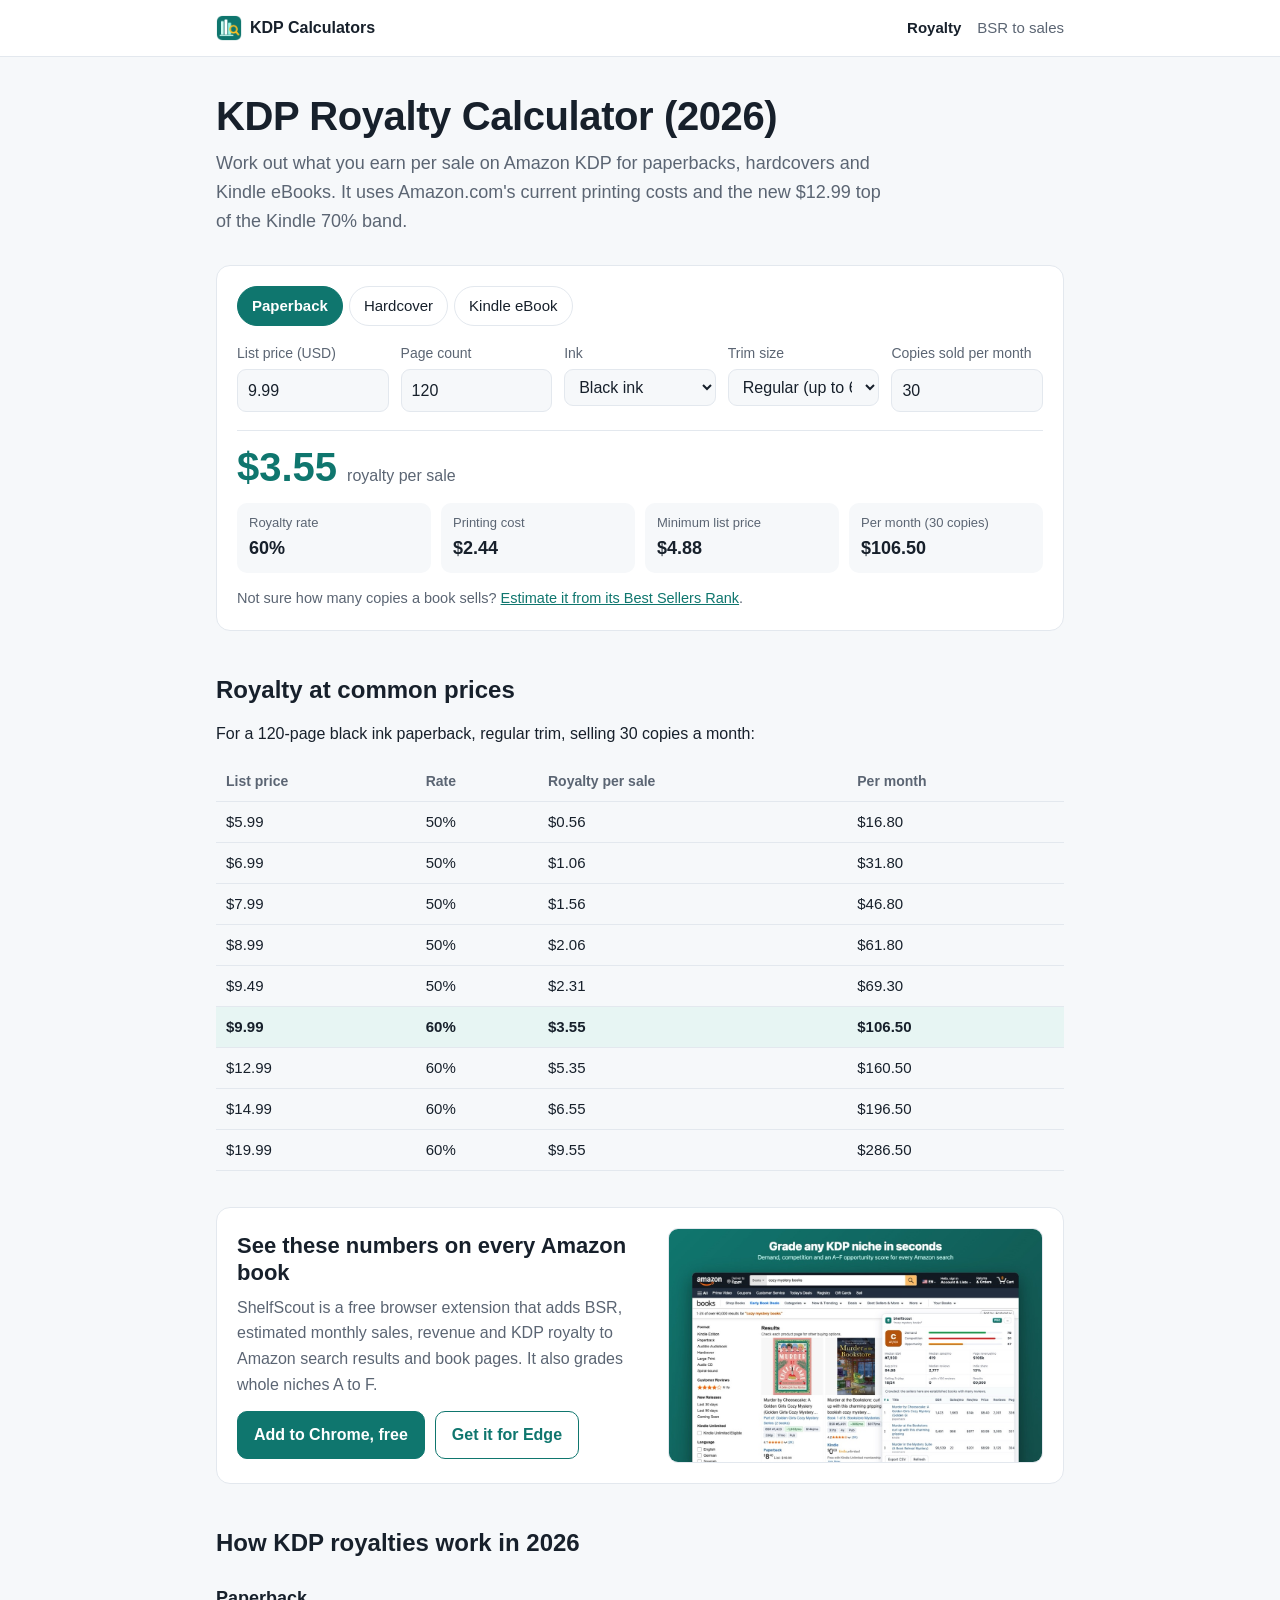
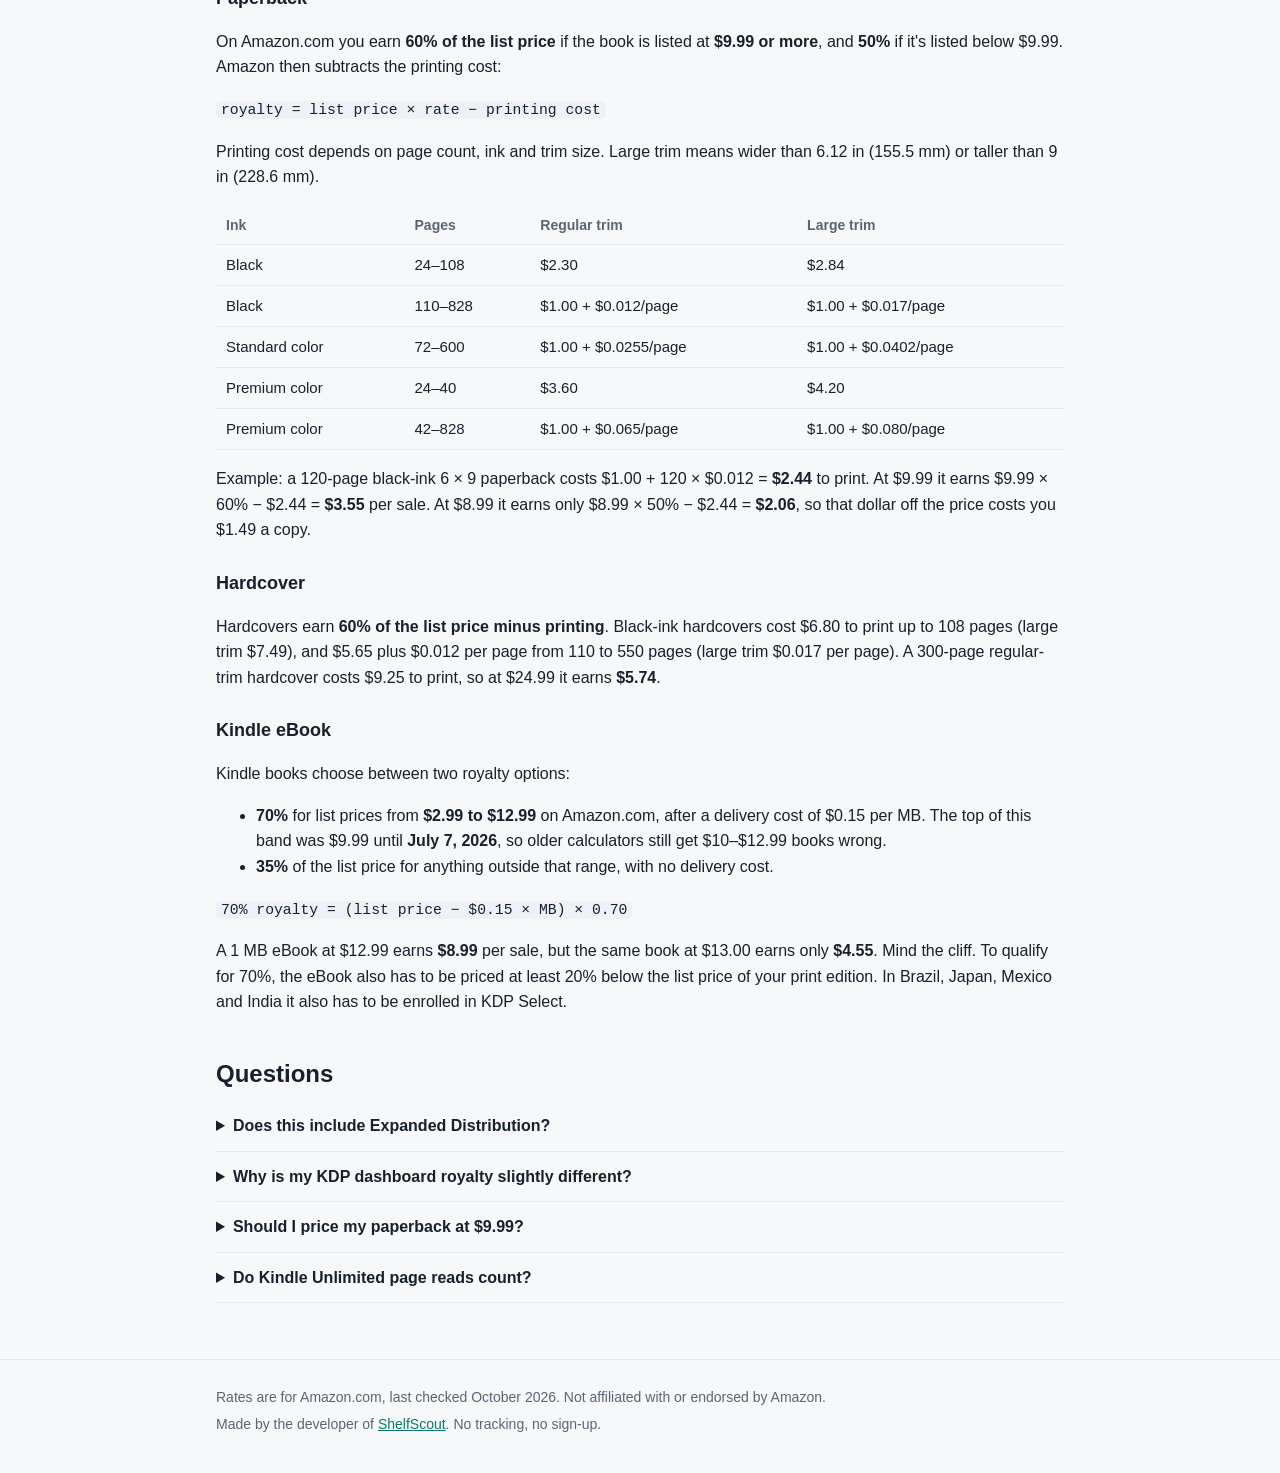
<file: index.html>
<!doctype html>
<html lang="en">
<head>
<meta charset="utf-8">
<meta name="viewport" content="width=device-width, initial-scale=1">
<title>KDP Royalty Calculator 2026: Paperback, Hardcover &amp; Kindle</title>
<meta name="description" content="Free Amazon KDP royalty calculator with 2026 printing costs. Paperback, hardcover and Kindle royalties, minimum list price, and the new $12.99 Kindle 70% limit.">
<link rel="canonical" href="https://nkiro33.github.io/kdp-calculator/">
<link rel="icon" href="assets/favicon-32.png" type="image/png">
<meta property="og:type" content="website">
<meta property="og:title" content="KDP Royalty Calculator 2026">
<meta property="og:description" content="Paperback, hardcover and Kindle royalties with Amazon's current printing costs and the $12.99 Kindle 70% band.">
<meta property="og:url" content="https://nkiro33.github.io/kdp-calculator/">
<meta property="og:image" content="https://nkiro33.github.io/kdp-calculator/assets/og-royalty.png">
<meta name="twitter:card" content="summary_large_image">
<link rel="stylesheet" href="assets/style.css">
<script type="application/ld+json">
{
  "@context": "https://schema.org",
  "@graph": [
    {
      "@type": "WebApplication",
      "name": "KDP Royalty Calculator",
      "url": "https://nkiro33.github.io/kdp-calculator/",
      "applicationCategory": "BusinessApplication",
      "operatingSystem": "Any",
      "offers": { "@type": "Offer", "price": "0", "priceCurrency": "USD" },
      "description": "Calculates Amazon KDP royalties for paperback, hardcover and Kindle books using 2026 printing costs."
    },
    {
      "@type": "FAQPage",
      "mainEntity": [
        { "@type": "Question", "name": "What is the KDP paperback royalty rate in 2026?",
          "acceptedAnswer": { "@type": "Answer", "text": "On Amazon.com, paperbacks listed at $9.99 or more earn 60% of the list price minus the printing cost. Paperbacks listed below $9.99 earn 50% minus the printing cost." } },
        { "@type": "Question", "name": "What is the Kindle 70% royalty price range?",
          "acceptedAnswer": { "@type": "Answer", "text": "Since July 7, 2026 the 70% royalty option on Amazon.com covers list prices from $2.99 to $12.99. Before that the top of the band was $9.99. Outside that range eBooks earn 35%." } },
        { "@type": "Question", "name": "How much does KDP charge to print a paperback?",
          "acceptedAnswer": { "@type": "Answer", "text": "For a black-ink, regular-trim paperback on Amazon.com, books of 24 to 108 pages cost $2.30 to print and books of 110 to 828 pages cost $1.00 plus $0.012 per page. Large trim and color ink cost more." } },
        { "@type": "Question", "name": "How is the Kindle 70% royalty calculated?",
          "acceptedAnswer": { "@type": "Answer", "text": "70% of the list price after subtracting a delivery cost of $0.15 per megabyte of file size on Amazon.com. A 1 MB eBook at $4.99 earns about $3.39 per sale." } }
      ]
    }
  ]
}
</script>
</head>
<body>
<div class="top"><div class="wrap">
  <a class="brand" href="./"><img src="assets/icon-128.png" alt="" width="26" height="26">KDP Calculators</a>
  <nav><a href="./" aria-current="page">Royalty</a><a href="bsr/">BSR to sales</a></nav>
</div></div>

<main class="wrap">
<header class="hero">
  <h1>KDP Royalty Calculator (2026)</h1>
  <p class="lede">Work out what you earn per sale on Amazon KDP for paperbacks, hardcovers and Kindle eBooks. It uses Amazon.com's current printing costs and the new $12.99 top of the Kindle 70% band.</p>
</header>

<section class="card" id="calc" aria-label="Royalty calculator">
  <div class="tabs" role="group" aria-label="Format">
    <button type="button" data-fmt="paperback" aria-pressed="true">Paperback</button>
    <button type="button" data-fmt="hardcover" aria-pressed="false">Hardcover</button>
    <button type="button" data-fmt="kindle" aria-pressed="false">Kindle eBook</button>
  </div>
  <div class="grid">
    <label>List price (USD)<input id="price" type="number" inputmode="decimal" step="0.01" min="0" value="9.99"></label>
    <label data-for="print">Page count<input id="pages" type="number" inputmode="numeric" step="1" min="1" value="120"></label>
    <label data-for="paperback">Ink<select id="ink">
      <option value="black">Black ink</option>
      <option value="standardColor">Standard color</option>
      <option value="premiumColor">Premium color</option>
    </select></label>
    <label data-for="print">Trim size<select id="trim">
      <option value="regular">Regular (up to 6.12 × 9 in)</option>
      <option value="large">Large (wider or taller)</option>
    </select></label>
    <label data-for="kindle" hidden>File size (MB)<input id="mb" type="number" inputmode="decimal" step="0.1" min="0" value="1"></label>
    <label>Copies sold per month<input id="copies" type="number" inputmode="numeric" step="1" min="0" value="30"></label>
  </div>
  <div class="result" aria-live="polite">
    <div class="big"><b id="royalty">–</b><span>royalty per sale</span></div>
    <div class="facts">
      <div><small>Royalty rate</small><strong id="rate">–</strong></div>
      <div><small id="costLabel">Printing cost</small><strong id="cost">–</strong></div>
      <div><small>Minimum list price</small><strong id="minPrice">–</strong></div>
      <div><small>Per month (<span id="copiesEcho">30</span> copies)</small><strong id="monthly">–</strong></div>
    </div>
    <p class="note" id="tip" hidden></p>
  </div>
  <p style="margin:14px 0 0;font-size:14.5px;color:var(--muted)">Not sure how many copies a book sells? <a href="bsr/">Estimate it from its Best Sellers Rank</a>.</p>
</section>

<section aria-labelledby="by-price">
  <h2 id="by-price">Royalty at common prices</h2>
  <p id="tableCaption">For your current settings:</p>
  <div class="tablewrap"><table>
    <thead><tr><th>List price</th><th>Rate</th><th>Royalty per sale</th><th>Per month</th></tr></thead>
    <tbody id="priceTable"></tbody>
  </table></div>
</section>

<aside class="cta">
  <div>
    <h2>See these numbers on every Amazon book</h2>
    <p>ShelfScout is a free browser extension that adds BSR, estimated monthly sales, revenue and KDP royalty to Amazon search results and book pages. It also grades whole niches A to F.</p>
    <div class="btns">
      <a class="btn primary" id="ctaMain" href="https://chromewebstore.google.com/detail/shelfscout-kdp-keyword-ni/bdookocpapjagghbckogahnjebljbjmi?utm_source=kdp-calculator&amp;utm_medium=royalty">Add to Chrome, free</a>
      <a class="btn" id="ctaAlt" href="https://microsoftedge.microsoft.com/addons/detail/gmkkbbejkilehjecjeblnfohmjicmooi">Get it for Edge</a>
    </div>
  </div>
  <img src="assets/shelfscout-search.jpg" alt="ShelfScout panel on an Amazon search showing a niche grade, median BSR and estimated sales for each book" width="1000" height="625" loading="lazy">
</aside>

<article>
  <h2>How KDP royalties work in 2026</h2>

  <h3>Paperback</h3>
  <p>On Amazon.com you earn <b>60% of the list price</b> if the book is listed at <b>$9.99 or more</b>, and <b>50%</b> if it's listed below $9.99. Amazon then subtracts the printing cost:</p>
  <p><code>royalty = list price × rate − printing cost</code></p>
  <p>Printing cost depends on page count, ink and trim size. Large trim means wider than 6.12 in (155.5 mm) or taller than 9 in (228.6 mm).</p>
  <div class="tablewrap"><table>
    <thead><tr><th>Ink</th><th>Pages</th><th>Regular trim</th><th>Large trim</th></tr></thead>
    <tbody>
      <tr><td>Black</td><td>24–108</td><td>$2.30</td><td>$2.84</td></tr>
      <tr><td>Black</td><td>110–828</td><td>$1.00 + $0.012/page</td><td>$1.00 + $0.017/page</td></tr>
      <tr><td>Standard color</td><td>72–600</td><td>$1.00 + $0.0255/page</td><td>$1.00 + $0.0402/page</td></tr>
      <tr><td>Premium color</td><td>24–40</td><td>$3.60</td><td>$4.20</td></tr>
      <tr><td>Premium color</td><td>42–828</td><td>$1.00 + $0.065/page</td><td>$1.00 + $0.080/page</td></tr>
    </tbody>
  </table></div>
  <p>Example: a 120-page black-ink 6 × 9 paperback costs $1.00 + 120 × $0.012 = <b>$2.44</b> to print. At $9.99 it earns $9.99 × 60% − $2.44 = <b>$3.55</b> per sale. At $8.99 it earns only $8.99 × 50% − $2.44 = <b>$2.06</b>, so that dollar off the price costs you $1.49 a copy.</p>

  <h3>Hardcover</h3>
  <p>Hardcovers earn <b>60% of the list price minus printing</b>. Black-ink hardcovers cost $6.80 to print up to 108 pages (large trim $7.49), and $5.65 plus $0.012 per page from 110 to 550 pages (large trim $0.017 per page). A 300-page regular-trim hardcover costs $9.25 to print, so at $24.99 it earns <b>$5.74</b>.</p>

  <h3>Kindle eBook</h3>
  <p>Kindle books choose between two royalty options:</p>
  <ul>
    <li><b>70%</b> for list prices from <b>$2.99 to $12.99</b> on Amazon.com, after a delivery cost of $0.15 per MB. The top of this band was $9.99 until <b>July 7, 2026</b>, so older calculators still get $10–$12.99 books wrong.</li>
    <li><b>35%</b> of the list price for anything outside that range, with no delivery cost.</li>
  </ul>
  <p><code>70% royalty = (list price − $0.15 × MB) × 0.70</code></p>
  <p>A 1 MB eBook at $12.99 earns <b>$8.99</b> per sale, but the same book at $13.00 earns only <b>$4.55</b>. Mind the cliff. To qualify for 70%, the eBook also has to be priced at least 20% below the list price of your print edition. In Brazil, Japan, Mexico and India it also has to be enrolled in KDP Select.</p>
</article>

<section aria-labelledby="faq">
  <h2 id="faq">Questions</h2>
  <details><summary>Does this include Expanded Distribution?</summary>
    <p>No. The calculator uses Amazon marketplace rates. Expanded Distribution to bookstores and libraries pays a lower rate.</p></details>
  <details><summary>Why is my KDP dashboard royalty slightly different?</summary>
    <p>Amazon rounds printing costs and charges eBook delivery on the exact file size. For other marketplaces it uses local prices, VAT and printing costs. Use this to compare prices and formats, then confirm the final figure on KDP's pricing page.</p></details>
  <details><summary>Should I price my paperback at $9.99?</summary>
    <p>Often, yes. At $9.99 the rate jumps from 50% to 60%, so going from $9.49 to $9.99 can add more than a dollar per copy. Check what competing books in your niche cost before you decide.</p></details>
  <details><summary>Do Kindle Unlimited page reads count?</summary>
    <p>Not in this calculator. KU pays per page read from a monthly fund, at roughly $0.004 to $0.005 per page, and that's separate from sales royalties.</p></details>
</section>
</main>

<footer class="site"><div class="wrap">
  <p>Rates are for Amazon.com, last checked October 2026. Not affiliated with or endorsed by Amazon.</p>
  <p>Made by the developer of <a href="https://chromewebstore.google.com/detail/shelfscout-kdp-keyword-ni/bdookocpapjagghbckogahnjebljbjmi?utm_source=kdp-calculator&amp;utm_medium=footer">ShelfScout</a>. No tracking, no sign-up.</p>
</div></footer>

<script type="module" src="assets/royalty-page.js"></script>
</body>
</html>
</file>
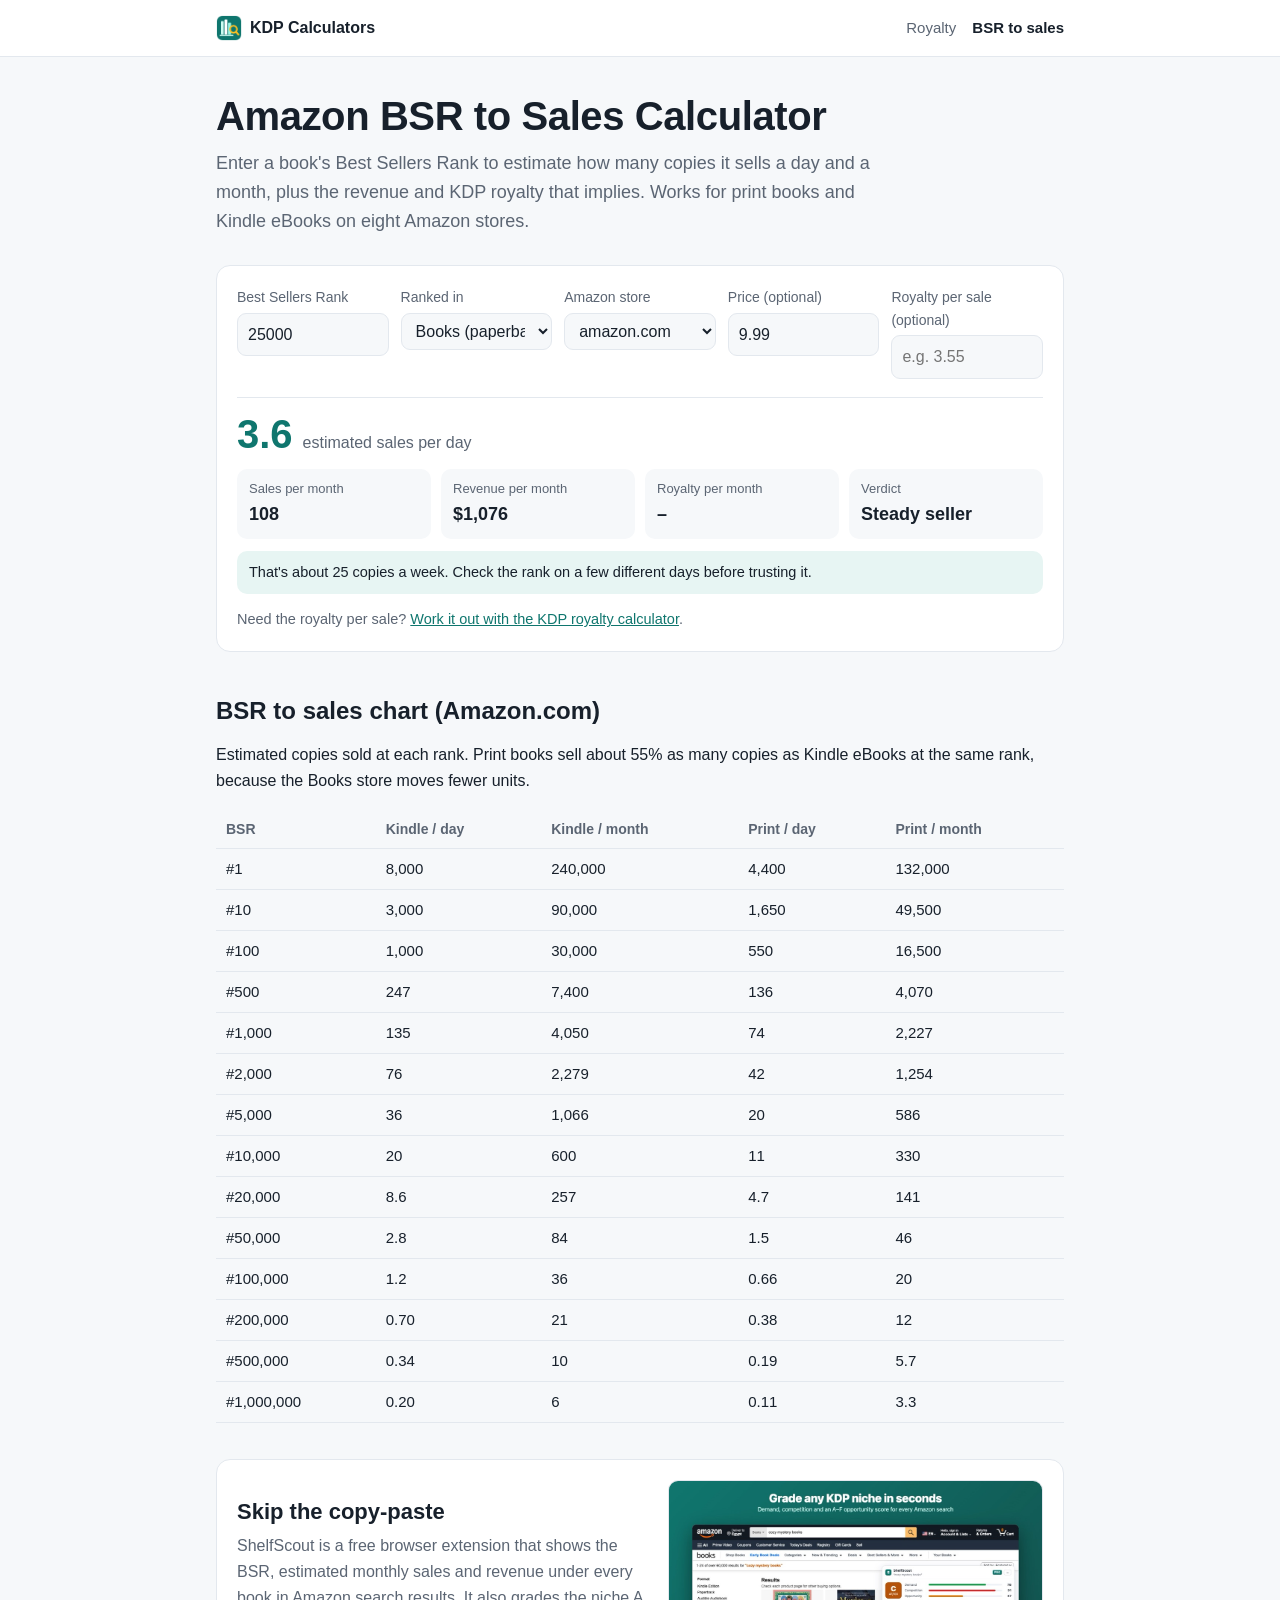
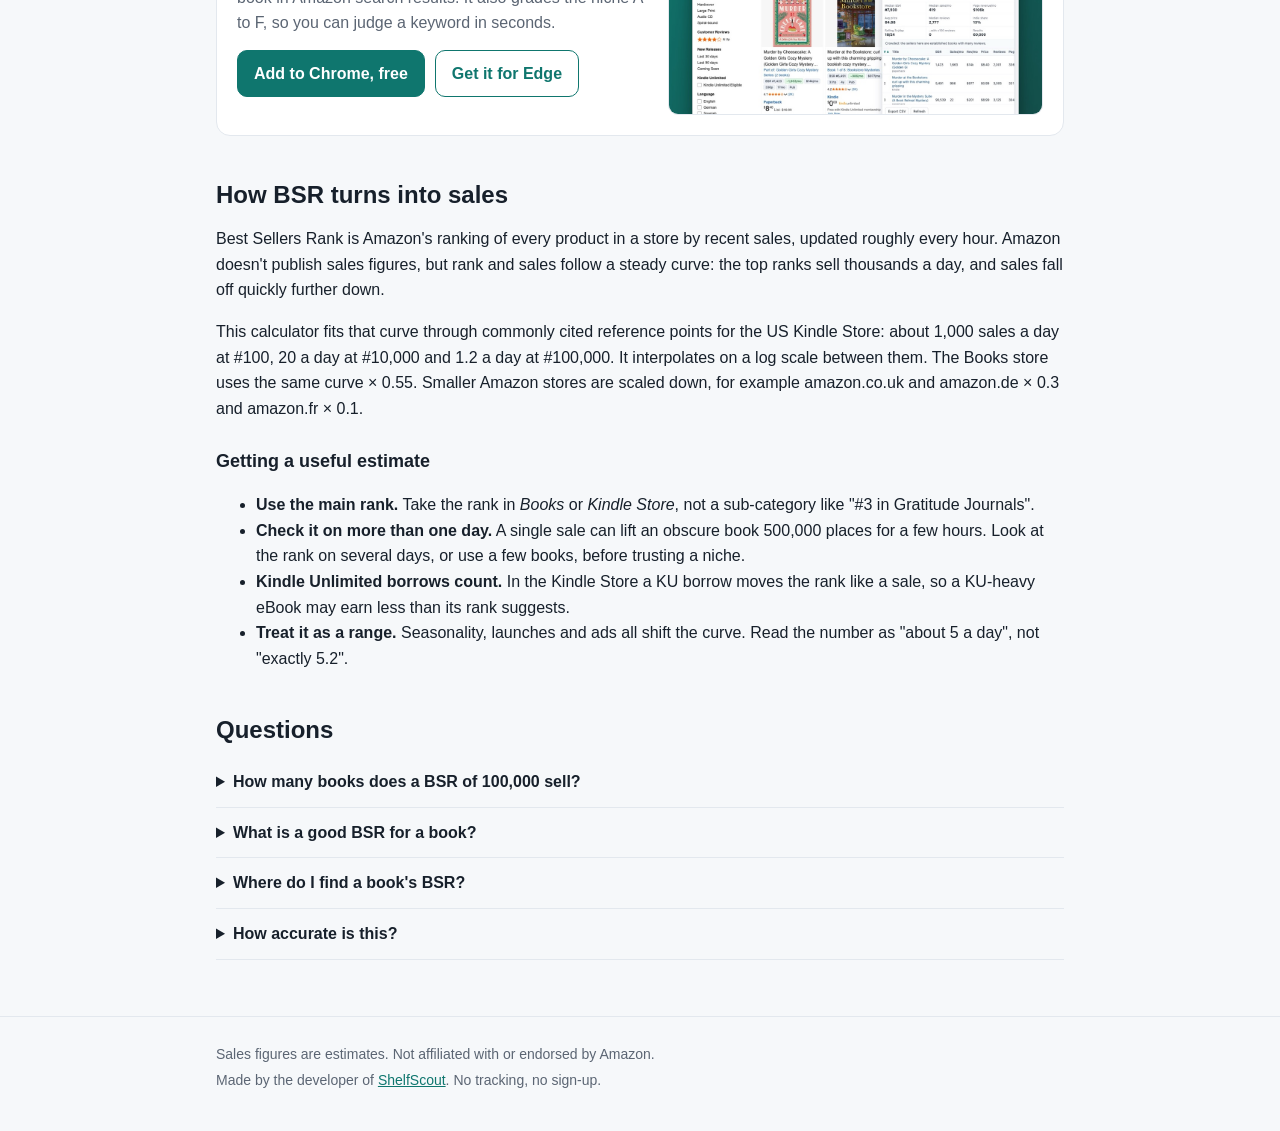
<file: bsr/index.html>
<!doctype html>
<html lang="en">
<head>
<meta charset="utf-8">
<meta name="viewport" content="width=device-width, initial-scale=1">
<title>Amazon BSR to Sales Calculator for Books &amp; Kindle (2026)</title>
<meta name="description" content="Free Amazon Best Sellers Rank to sales calculator for books and Kindle eBooks. Estimate daily and monthly sales, revenue and KDP royalty from any BSR.">
<link rel="canonical" href="https://nkiro33.github.io/kdp-calculator/bsr/">
<link rel="icon" href="../assets/favicon-32.png" type="image/png">
<meta property="og:type" content="website">
<meta property="og:title" content="Amazon BSR to Sales Calculator">
<meta property="og:description" content="Estimate how many copies a book or Kindle eBook sells from its Best Sellers Rank.">
<meta property="og:url" content="https://nkiro33.github.io/kdp-calculator/bsr/">
<meta property="og:image" content="https://nkiro33.github.io/kdp-calculator/assets/og-bsr.png">
<meta name="twitter:card" content="summary_large_image">
<link rel="stylesheet" href="../assets/style.css">
<script type="application/ld+json">
{
  "@context": "https://schema.org",
  "@graph": [
    {
      "@type": "WebApplication",
      "name": "Amazon BSR to Sales Calculator",
      "url": "https://nkiro33.github.io/kdp-calculator/bsr/",
      "applicationCategory": "BusinessApplication",
      "operatingSystem": "Any",
      "offers": { "@type": "Offer", "price": "0", "priceCurrency": "USD" },
      "description": "Estimates daily and monthly sales of Amazon books and Kindle eBooks from their Best Sellers Rank."
    },
    {
      "@type": "FAQPage",
      "mainEntity": [
        { "@type": "Question", "name": "How many books does a BSR of 100,000 sell?",
          "acceptedAnswer": { "@type": "Answer", "text": "On Amazon.com a Kindle eBook at #100,000 in the Kindle Store sells roughly one copy a day. A print book at #100,000 in Books sells roughly one copy every one to two days." } },
        { "@type": "Question", "name": "What is a good BSR for a book?",
          "acceptedAnswer": { "@type": "Answer", "text": "Under about #20,000 means roughly five or more sales a day. Under #100,000 means about a sale a day for a Kindle eBook, or one every other day for a print book. Above #500,000 a book sells only occasionally." } },
        { "@type": "Question", "name": "Can I use a sub-category rank?",
          "acceptedAnswer": { "@type": "Answer", "text": "No. Use the main rank in Books or the Kindle Store. Sub-category ranks are relative to a few hundred or thousand titles and don't map to sales." } }
      ]
    }
  ]
}
</script>
</head>
<body>
<div class="top"><div class="wrap">
  <a class="brand" href="../"><img src="../assets/icon-128.png" alt="" width="26" height="26">KDP Calculators</a>
  <nav><a href="../">Royalty</a><a href="./" aria-current="page">BSR to sales</a></nav>
</div></div>

<main class="wrap">
<header class="hero">
  <h1>Amazon BSR to Sales Calculator</h1>
  <p class="lede">Enter a book's Best Sellers Rank to estimate how many copies it sells a day and a month, plus the revenue and KDP royalty that implies. Works for print books and Kindle eBooks on eight Amazon stores.</p>
</header>

<section class="card" id="calc" aria-label="BSR to sales calculator">
  <div class="grid">
    <label>Best Sellers Rank<input id="bsr" type="number" inputmode="numeric" min="1" step="1" value="25000"></label>
    <label>Ranked in<select id="store">
      <option value="books">Books (paperback, hardcover)</option>
      <option value="kindle">Kindle Store (eBook)</option>
    </select></label>
    <label>Amazon store<select id="market">
      <option value="1" data-sym="$">amazon.com</option>
      <option value="0.3" data-sym="£">amazon.co.uk</option>
      <option value="0.3" data-sym="€">amazon.de</option>
      <option value="0.1" data-sym="€">amazon.fr</option>
      <option value="0.08" data-sym="€">amazon.es</option>
      <option value="0.08" data-sym="€">amazon.it</option>
      <option value="0.12" data-sym="C$">amazon.ca</option>
      <option value="0.08" data-sym="A$">amazon.com.au</option>
    </select></label>
    <label>Price (optional)<input id="price" type="number" inputmode="decimal" min="0" step="0.01" value="9.99"></label>
    <label>Royalty per sale (optional)<input id="royalty" type="number" inputmode="decimal" min="0" step="0.01" placeholder="e.g. 3.55"></label>
  </div>
  <div class="result" aria-live="polite">
    <div class="big"><b id="daily">–</b><span>estimated sales per day</span></div>
    <div class="facts">
      <div><small>Sales per month</small><strong id="monthly">–</strong></div>
      <div><small>Revenue per month</small><strong id="revenue">–</strong></div>
      <div><small>Royalty per month</small><strong id="royaltyOut">–</strong></div>
      <div><small>Verdict</small><strong id="verdict">–</strong></div>
    </div>
    <p class="note" id="tip" hidden></p>
  </div>
  <p style="margin:14px 0 0;font-size:14.5px;color:var(--muted)">Need the royalty per sale? <a href="../">Work it out with the KDP royalty calculator</a>.</p>
</section>

<section aria-labelledby="table">
  <h2 id="table">BSR to sales chart (Amazon.com)</h2>
  <p>Estimated copies sold at each rank. Print books sell about 55% as many copies as Kindle eBooks at the same rank, because the Books store moves fewer units.</p>
  <div class="tablewrap"><table>
    <thead><tr><th>BSR</th><th>Kindle / day</th><th>Kindle / month</th><th>Print / day</th><th>Print / month</th></tr></thead>
    <tbody>
      <tr><td>#1</td><td>8,000</td><td>240,000</td><td>4,400</td><td>132,000</td></tr>
      <tr><td>#10</td><td>3,000</td><td>90,000</td><td>1,650</td><td>49,500</td></tr>
      <tr><td>#100</td><td>1,000</td><td>30,000</td><td>550</td><td>16,500</td></tr>
      <tr><td>#500</td><td>247</td><td>7,400</td><td>136</td><td>4,070</td></tr>
      <tr><td>#1,000</td><td>135</td><td>4,050</td><td>74</td><td>2,227</td></tr>
      <tr><td>#2,000</td><td>76</td><td>2,279</td><td>42</td><td>1,254</td></tr>
      <tr><td>#5,000</td><td>36</td><td>1,066</td><td>20</td><td>586</td></tr>
      <tr><td>#10,000</td><td>20</td><td>600</td><td>11</td><td>330</td></tr>
      <tr><td>#20,000</td><td>8.6</td><td>257</td><td>4.7</td><td>141</td></tr>
      <tr><td>#50,000</td><td>2.8</td><td>84</td><td>1.5</td><td>46</td></tr>
      <tr><td>#100,000</td><td>1.2</td><td>36</td><td>0.66</td><td>20</td></tr>
      <tr><td>#200,000</td><td>0.70</td><td>21</td><td>0.38</td><td>12</td></tr>
      <tr><td>#500,000</td><td>0.34</td><td>10</td><td>0.19</td><td>5.7</td></tr>
      <tr><td>#1,000,000</td><td>0.20</td><td>6</td><td>0.11</td><td>3.3</td></tr>
    </tbody>
  </table></div>
</section>

<aside class="cta">
  <div>
    <h2>Skip the copy-paste</h2>
    <p>ShelfScout is a free browser extension that shows the BSR, estimated monthly sales and revenue under every book in Amazon search results. It also grades the niche A to F, so you can judge a keyword in seconds.</p>
    <div class="btns">
      <a class="btn primary" id="ctaMain" href="https://chromewebstore.google.com/detail/shelfscout-kdp-keyword-ni/bdookocpapjagghbckogahnjebljbjmi?utm_source=kdp-calculator&amp;utm_medium=bsr">Add to Chrome, free</a>
      <a class="btn" id="ctaAlt" href="https://microsoftedge.microsoft.com/addons/detail/gmkkbbejkilehjecjeblnfohmjicmooi">Get it for Edge</a>
    </div>
  </div>
  <img src="../assets/shelfscout-search.jpg" alt="ShelfScout showing BSR and estimated monthly sales under each book in Amazon search results" width="1000" height="625" loading="lazy">
</aside>

<article>
  <h2>How BSR turns into sales</h2>
  <p>Best Sellers Rank is Amazon's ranking of every product in a store by recent sales, updated roughly every hour. Amazon doesn't publish sales figures, but rank and sales follow a steady curve: the top ranks sell thousands a day, and sales fall off quickly further down.</p>
  <p>This calculator fits that curve through commonly cited reference points for the US Kindle Store: about 1,000 sales a day at #100, 20 a day at #10,000 and 1.2 a day at #100,000. It interpolates on a log scale between them. The Books store uses the same curve × 0.55. Smaller Amazon stores are scaled down, for example amazon.co.uk and amazon.de × 0.3 and amazon.fr × 0.1.</p>

  <h3>Getting a useful estimate</h3>
  <ul>
    <li><b>Use the main rank.</b> Take the rank in <i>Books</i> or <i>Kindle Store</i>, not a sub-category like "#3 in Gratitude Journals".</li>
    <li><b>Check it on more than one day.</b> A single sale can lift an obscure book 500,000 places for a few hours. Look at the rank on several days, or use a few books, before trusting a niche.</li>
    <li><b>Kindle Unlimited borrows count.</b> In the Kindle Store a KU borrow moves the rank like a sale, so a KU-heavy eBook may earn less than its rank suggests.</li>
    <li><b>Treat it as a range.</b> Seasonality, launches and ads all shift the curve. Read the number as "about 5 a day", not "exactly 5.2".</li>
  </ul>
</article>

<section aria-labelledby="faq">
  <h2 id="faq">Questions</h2>
  <details><summary>How many books does a BSR of 100,000 sell?</summary>
    <p>On Amazon.com, a Kindle eBook at #100,000 sells roughly one copy a day. A print book at #100,000 in Books sells roughly one copy every one to two days.</p></details>
  <details><summary>What is a good BSR for a book?</summary>
    <p>Under about #20,000 means roughly five or more sales a day. Under #100,000 means about a sale a day for a Kindle eBook, or one every other day for a print book. Above #500,000 a book sells only occasionally.</p></details>
  <details><summary>Where do I find a book's BSR?</summary>
    <p>On the Amazon product page, scroll to <i>Product details</i> and look for "Best Sellers Rank". The first number is the one to use.</p></details>
  <details><summary>How accurate is this?</summary>
    <p>It's the same kind of estimate KDP research tools use. It's good for comparing books and niches. For a single book, treat it as a ballpark: real sales can easily be half or double the estimate.</p></details>
</section>
</main>

<footer class="site"><div class="wrap">
  <p>Sales figures are estimates. Not affiliated with or endorsed by Amazon.</p>
  <p>Made by the developer of <a href="https://chromewebstore.google.com/detail/shelfscout-kdp-keyword-ni/bdookocpapjagghbckogahnjebljbjmi?utm_source=kdp-calculator&amp;utm_medium=footer">ShelfScout</a>. No tracking, no sign-up.</p>
</div></footer>

<script type="module" src="../assets/bsr-page.js"></script>
</body>
</html>
</file>
<file: assets/style.css>
:root {
  --bg: #f6f8fa;
  --card: #ffffff;
  --ink: #17202b;
  --muted: #5b6573;
  --line: #e3e8ee;
  --accent: #0f766e;
  --accent-ink: #ffffff;
  --accent-soft: #e7f5f3;
  --good: #15803d;
  --warn: #b45309;
  --bad: #b91c1c;
  --code: #eef2f6;
}
@media (prefers-color-scheme: dark) {
  :root {
    --bg: #0f1419;
    --card: #171d24;
    --ink: #e6ebf0;
    --muted: #9aa5b1;
    --line: #2a333d;
    --accent: #2dd4bf;
    --accent-ink: #062925;
    --accent-soft: #12302d;
    --good: #4ade80;
    --warn: #fbbf24;
    --bad: #f87171;
    --code: #1f2730;
  }
}
* { box-sizing: border-box; }
html { -webkit-text-size-adjust: 100%; }
body {
  margin: 0;
  background: var(--bg);
  color: var(--ink);
  font: 16px/1.6 -apple-system, BlinkMacSystemFont, "Segoe UI", Roboto, Helvetica, Arial, sans-serif;
}
a { color: var(--accent); }
.wrap { max-width: 880px; margin: 0 auto; padding: 0 16px; }

.top { border-bottom: 1px solid var(--line); background: var(--card); }
.top .wrap { display: flex; align-items: center; gap: 18px; height: 56px; }
.brand { display: flex; align-items: center; gap: 8px; font-weight: 700; color: var(--ink); text-decoration: none; }
.brand img { width: 26px; height: 26px; border-radius: 6px; }
.top nav { display: flex; gap: 16px; margin-left: auto; font-size: 15px; }
.top nav a { color: var(--muted); text-decoration: none; }
.top nav a[aria-current] { color: var(--ink); font-weight: 600; }

header.hero { padding: 36px 0 8px; }
h1 { font-size: clamp(28px, 5vw, 40px); line-height: 1.15; margin: 0 0 10px; letter-spacing: -0.01em; }
.lede { color: var(--muted); font-size: 18px; margin: 0; max-width: 680px; }
h2 { font-size: 24px; line-height: 1.25; margin: 44px 0 12px; }
h3 { font-size: 18px; margin: 26px 0 8px; }

.card { background: var(--card); border: 1px solid var(--line); border-radius: 14px; padding: 20px; margin: 22px 0; }
.tabs { display: flex; gap: 6px; flex-wrap: wrap; margin-bottom: 16px; }
.tabs button {
  font: inherit; font-size: 15px; padding: 7px 14px; border-radius: 999px; cursor: pointer;
  border: 1px solid var(--line); background: transparent; color: var(--ink);
}
.tabs button[aria-pressed="true"] { background: var(--accent); border-color: var(--accent); color: var(--accent-ink); font-weight: 600; }

.grid { display: grid; grid-template-columns: repeat(auto-fit, minmax(150px, 1fr)); gap: 12px; }
label { display: flex; flex-direction: column; gap: 4px; font-size: 14px; color: var(--muted); }
input, select {
  font: inherit; font-size: 16px; color: var(--ink); background: var(--bg);
  border: 1px solid var(--line); border-radius: 9px; padding: 8px 10px; width: 100%;
}
input:focus, select:focus { outline: 2px solid var(--accent); outline-offset: 1px; }
[hidden] { display: none !important; }

.result { margin-top: 18px; border-top: 1px solid var(--line); padding-top: 16px; }
.big { display: flex; align-items: baseline; gap: 10px; flex-wrap: wrap; }
.big b { font-size: 40px; line-height: 1; color: var(--accent); font-variant-numeric: tabular-nums; }
.big span { color: var(--muted); }
.facts { display: grid; grid-template-columns: repeat(auto-fit, minmax(160px, 1fr)); gap: 10px; margin: 14px 0 0; }
.facts div { background: var(--bg); border-radius: 10px; padding: 10px 12px; }
.facts small { display: block; color: var(--muted); font-size: 13px; }
.facts strong { font-size: 18px; font-variant-numeric: tabular-nums; }
.note { margin: 12px 0 0; padding: 10px 12px; border-radius: 10px; font-size: 14.5px; background: var(--accent-soft); }
.note.warn { background: color-mix(in srgb, var(--warn) 14%, transparent); }

.tablewrap { overflow-x: auto; margin: 12px 0; }
table { border-collapse: collapse; width: 100%; font-size: 15px; font-variant-numeric: tabular-nums; }
th, td { text-align: left; padding: 8px 10px; border-bottom: 1px solid var(--line); white-space: nowrap; }
th { color: var(--muted); font-weight: 600; font-size: 14px; }
tr.hl td { background: var(--accent-soft); font-weight: 600; }

.cta {
  display: grid; grid-template-columns: 1fr; gap: 18px; align-items: center;
  background: var(--card); border: 1px solid var(--line); border-radius: 14px; padding: 20px; margin: 36px 0;
}
@media (min-width: 760px) { .cta { grid-template-columns: 1.1fr 1fr; } }
.cta h2 { margin: 0 0 8px; font-size: 22px; }
.cta p { margin: 0 0 14px; color: var(--muted); }
.cta img { width: 100%; height: auto; border-radius: 10px; border: 1px solid var(--line); display: block; }
.btns { display: flex; gap: 10px; flex-wrap: wrap; }
.btn {
  display: inline-block; padding: 10px 16px; border-radius: 10px; font-weight: 600; text-decoration: none;
  border: 1px solid var(--accent); color: var(--accent);
}
.btn.primary { background: var(--accent); color: var(--accent-ink); }

details { border-bottom: 1px solid var(--line); padding: 12px 0; }
summary { cursor: pointer; font-weight: 600; }
details p { margin: 8px 0 0; color: var(--muted); }

code { background: var(--code); padding: 1px 5px; border-radius: 5px; font-size: 0.92em; }
footer.site { margin-top: 56px; padding: 22px 0 36px; border-top: 1px solid var(--line); color: var(--muted); font-size: 14px; }
footer.site p { margin: 4px 0; }
</file>
